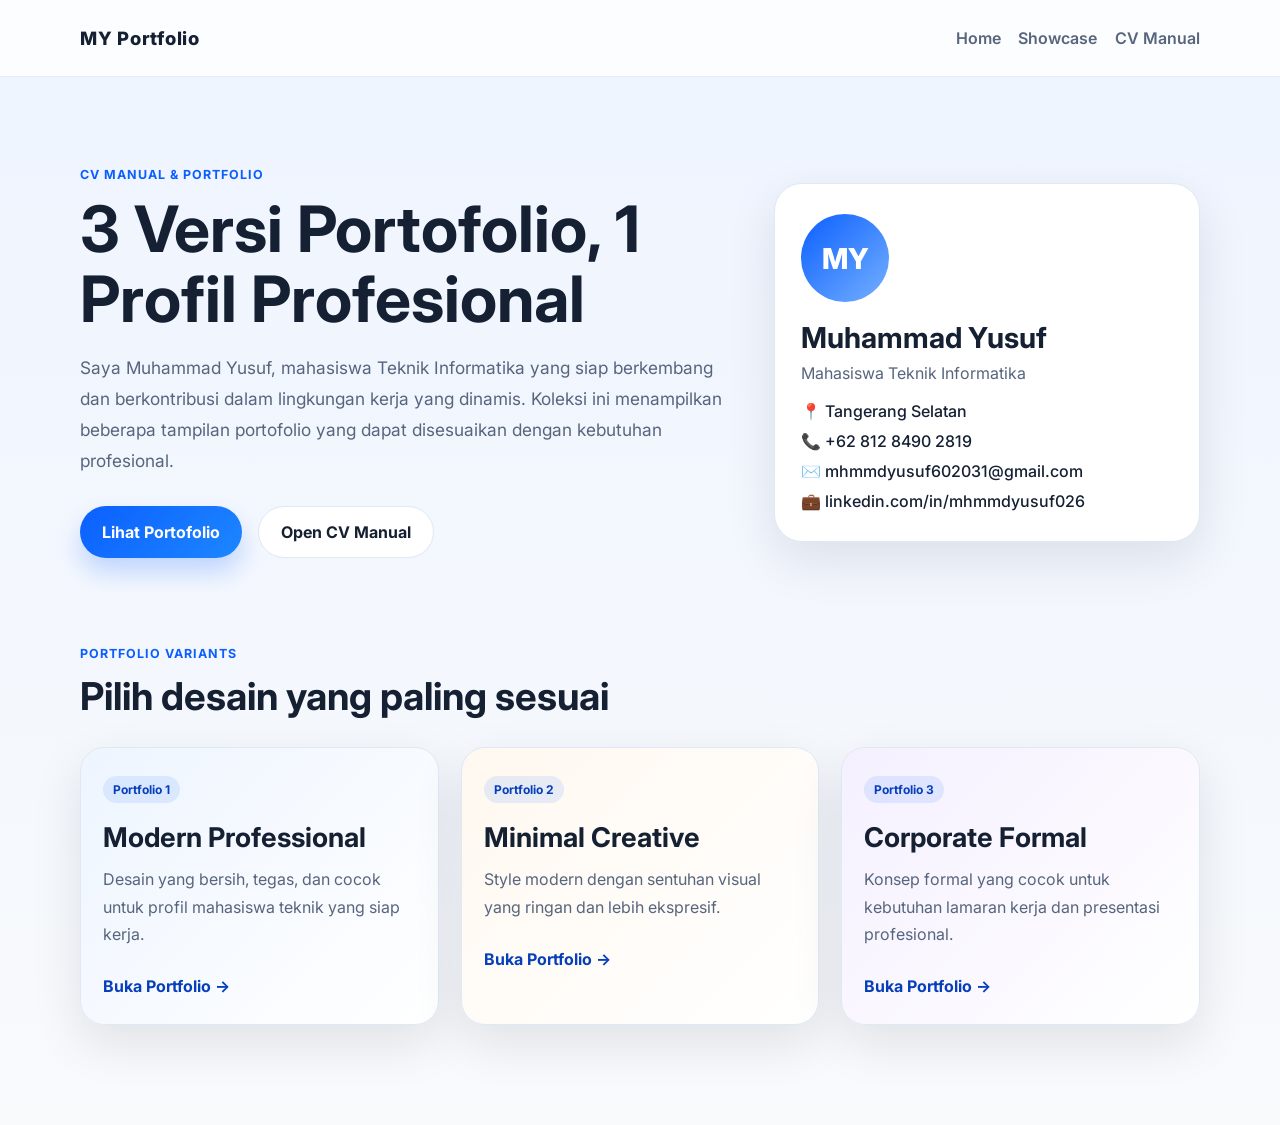
<file: index.html>
<!DOCTYPE html>
<html lang="id">
  <head>
    <meta charset="UTF-8" />
    <meta name="viewport" content="width=device-width, initial-scale=1.0" />
    <title>Portfolio Collection | Muhammad Yusuf</title>
    <link rel="preconnect" href="https://fonts.googleapis.com" />
    <link rel="preconnect" href="https://fonts.gstatic.com" crossorigin />
    <link href="https://fonts.googleapis.com/css2?family=Inter:wght@400;500;600;700;800&display=swap" rel="stylesheet" />
    <link rel="stylesheet" href="styles.css" />
  </head>
  <body>
    <header class="site-header">
      <div class="container nav">
        <div class="brand">MY Portfolio</div>
        <nav>
          <a href="#home">Home</a>
          <a href="#showcase">Showcase</a>
          <a href="cv-manual.html">CV Manual</a>
        </nav>
      </div>
    </header>

    <main id="home">
      <section class="hero">
        <div class="container hero-grid">
          <div>
            <p class="eyebrow">CV Manual & Portfolio</p>
            <h1>3 Versi Portofolio, 1 Profil Profesional</h1>
            <p class="lead">
              Saya Muhammad Yusuf, mahasiswa Teknik Informatika yang siap berkembang dan
              berkontribusi dalam lingkungan kerja yang dinamis. Koleksi ini menampilkan
              beberapa tampilan portofolio yang dapat disesuaikan dengan kebutuhan profesional.
            </p>
            <div class="cta-row">
              <a class="primary" href="#showcase">Lihat Portofolio</a>
              <a class="secondary" href="cv-manual.html">Open CV Manual</a>
            </div>
          </div>

          <div class="profile-card">
            <div class="avatar">MY</div>
            <h2>Muhammad Yusuf</h2>
            <p>Mahasiswa Teknik Informatika</p>
            <ul>
              <li>📍 Tangerang Selatan</li>
              <li>📞 +62 812 8490 2819</li>
              <li>✉️ mhmmdyusuf602031@gmail.com</li>
              <li>💼 linkedin.com/in/mhmmdyusuf026</li>
            </ul>
          </div>
        </div>
      </section>

      <section class="showcase" id="showcase">
        <div class="container">
          <div class="section-heading">
            <p class="eyebrow">Portfolio Variants</p>
            <h2>Pilih desain yang paling sesuai</h2>
          </div>

          <div class="portfolio-grid">
            <a class="portfolio-card card-one" href="portfolios/portfolio-1/index.html">
              <span class="tag">Portfolio 1</span>
              <h3>Modern Professional</h3>
              <p>Desain yang bersih, tegas, dan cocok untuk profil mahasiswa teknik yang siap kerja.</p>
              <span class="link">Buka Portfolio →</span>
            </a>

            <a class="portfolio-card card-two" href="portfolios/portfolio-2/index.html">
              <span class="tag">Portfolio 2</span>
              <h3>Minimal Creative</h3>
              <p>Style modern dengan sentuhan visual yang ringan dan lebih ekspresif.</p>
              <span class="link">Buka Portfolio →</span>
            </a>

            <a class="portfolio-card card-three" href="portfolios/portfolio-3/index.html">
              <span class="tag">Portfolio 3</span>
              <h3>Corporate Formal</h3>
              <p>Konsep formal yang cocok untuk kebutuhan lamaran kerja dan presentasi profesional.</p>
              <span class="link">Buka Portfolio →</span>
            </a>
          </div>
        </div>
      </section>
    </main>
  </body>
</html>
</file>
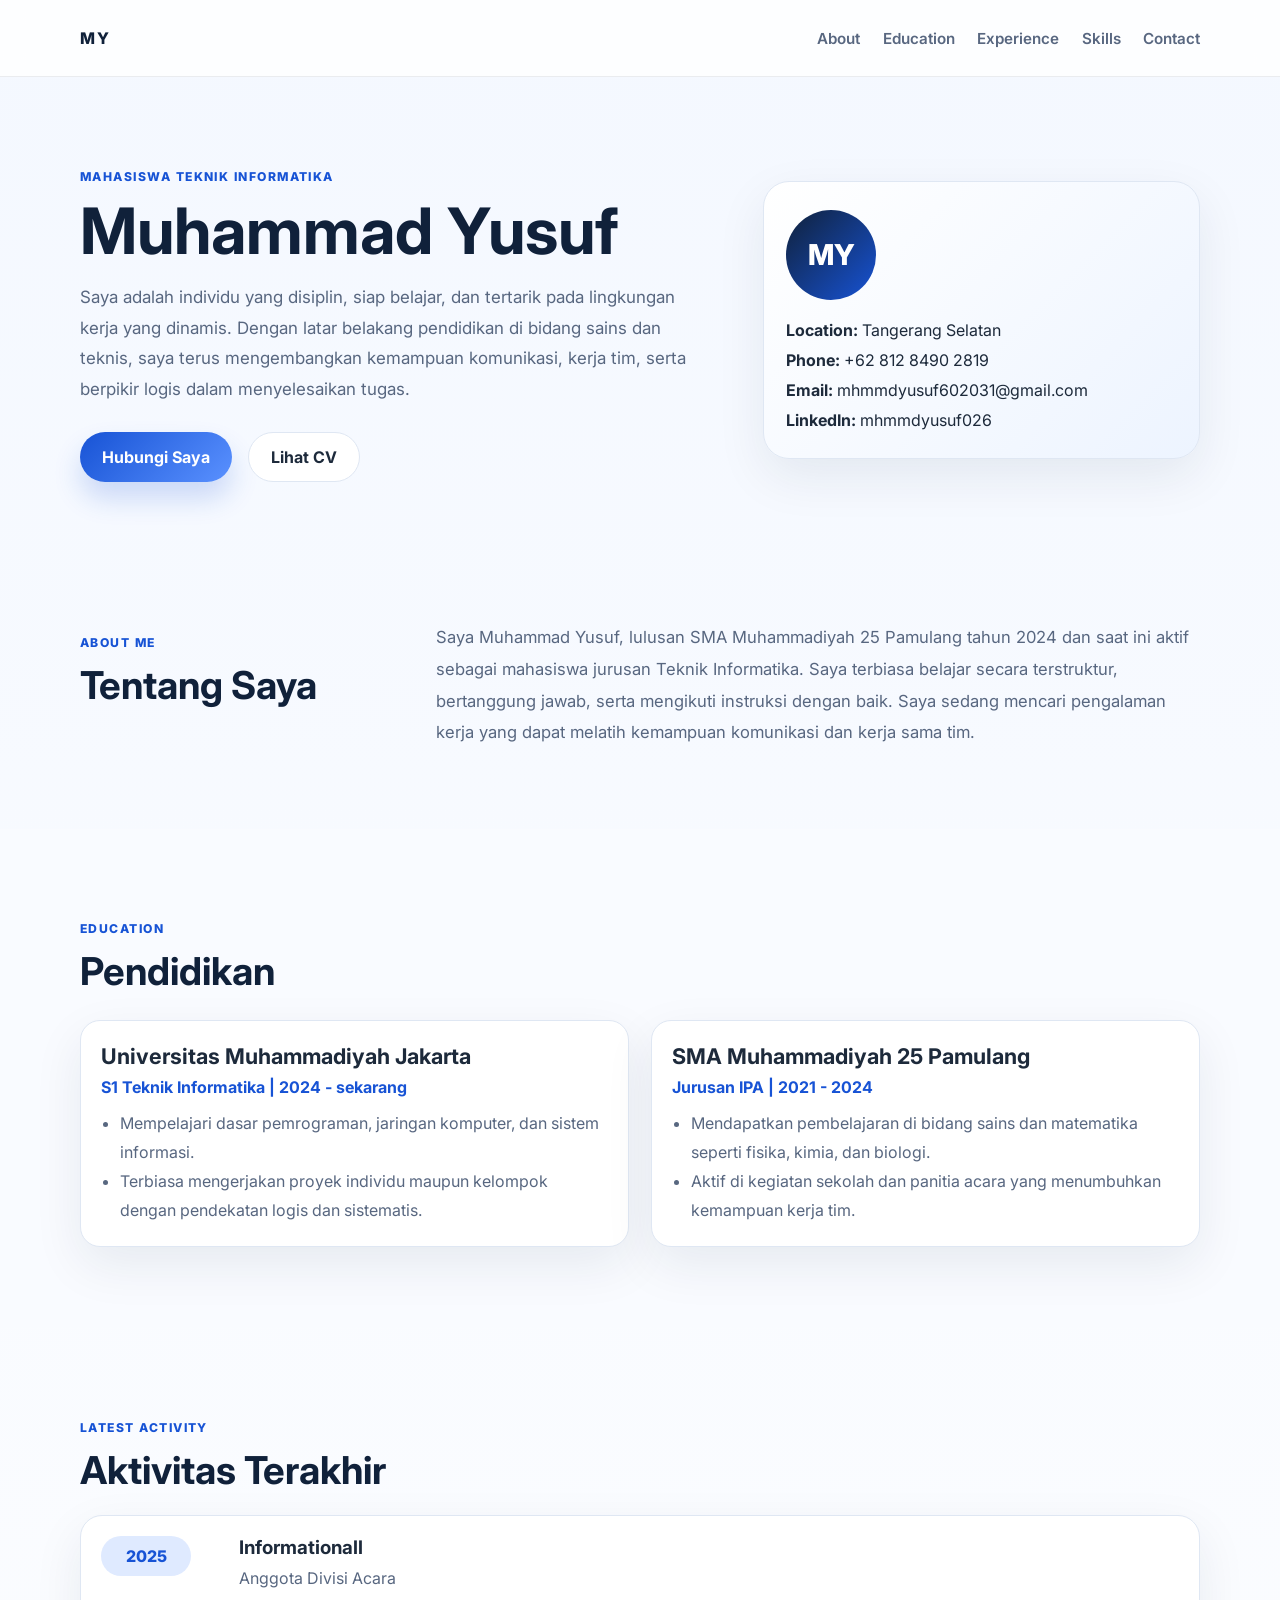
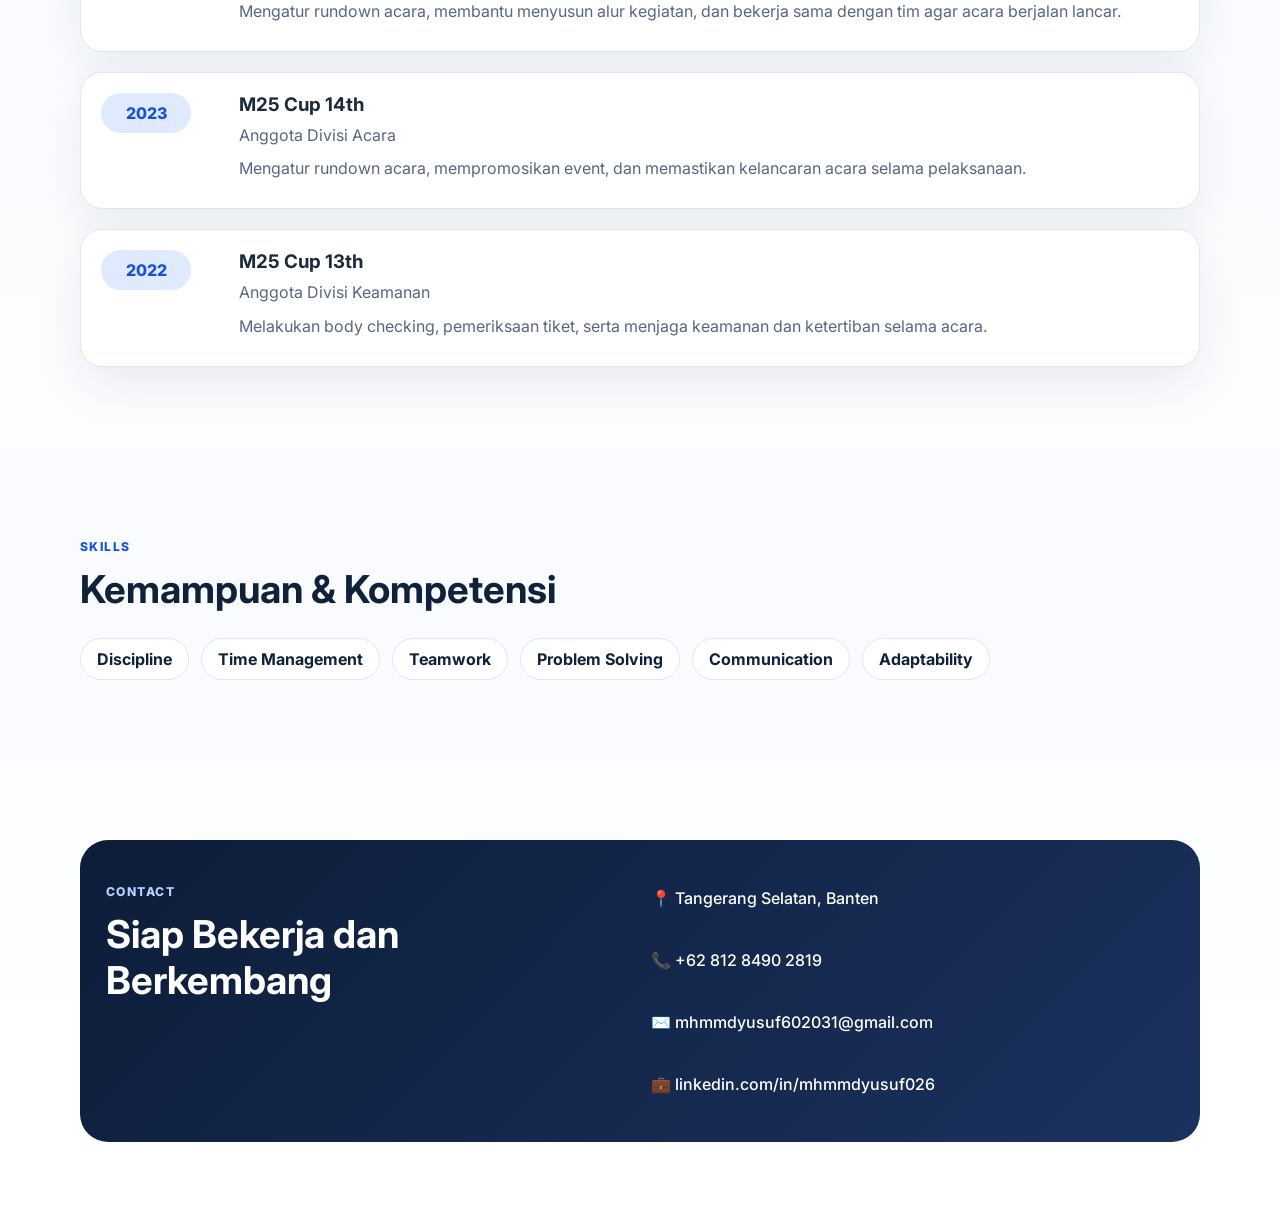
<file: portfolios/portfolio-1/index.html>
<!DOCTYPE html>
<html lang="id">
  <head>
    <meta charset="UTF-8" />
    <meta name="viewport" content="width=device-width, initial-scale=1.0" />
    <title>Portfolio 1 | Muhammad Yusuf</title>
    <link rel="preconnect" href="https://fonts.googleapis.com" />
    <link rel="preconnect" href="https://fonts.gstatic.com" crossorigin />
    <link href="https://fonts.googleapis.com/css2?family=Inter:wght@400;500;600;700;800&display=swap" rel="stylesheet" />
    <link rel="stylesheet" href="styles.css" />
  </head>
  <body>
    <header class="topbar">
      <div class="container nav">
        <div class="brand">MY</div>
        <nav>
          <a href="#about">About</a>
          <a href="#education">Education</a>
          <a href="#experience">Experience</a>
          <a href="#skills">Skills</a>
          <a href="#contact">Contact</a>
        </nav>
      </div>
    </header>

    <main>
      <section class="hero">
        <div class="container hero-grid">
          <div>
            <p class="eyebrow">Mahasiswa Teknik Informatika</p>
            <h1>Muhammad Yusuf</h1>
            <p class="lead">
              Saya adalah individu yang disiplin, siap belajar, dan tertarik pada lingkungan kerja yang dinamis.
              Dengan latar belakang pendidikan di bidang sains dan teknis, saya terus mengembangkan kemampuan komunikasi,
              kerja tim, serta berpikir logis dalam menyelesaikan tugas.
            </p>
            <div class="cta-row">
              <a class="btn primary" href="#contact">Hubungi Saya</a>
              <a class="btn secondary" href="../../cv-manual.md">Lihat CV</a>
            </div>
          </div>

          <div class="profile-box">
            <div class="avatar">MY</div>
            <ul>
              <li><strong>Location:</strong> Tangerang Selatan</li>
              <li><strong>Phone:</strong> +62 812 8490 2819</li>
              <li><strong>Email:</strong> mhmmdyusuf602031@gmail.com</li>
              <li><strong>LinkedIn:</strong> mhmmdyusuf026</li>
            </ul>
          </div>
        </div>
      </section>

      <section class="section" id="about">
        <div class="container two-col">
          <div>
            <p class="section-tag">About Me</p>
            <h2>Tentang Saya</h2>
          </div>
          <p>
            Saya Muhammad Yusuf, lulusan SMA Muhammadiyah 25 Pamulang tahun 2024 dan saat ini aktif sebagai mahasiswa
            jurusan Teknik Informatika. Saya terbiasa belajar secara terstruktur, bertanggung jawab, serta mengikuti instruksi
            dengan baik. Saya sedang mencari pengalaman kerja yang dapat melatih kemampuan komunikasi dan kerja sama tim.
          </p>
        </div>
      </section>

      <section class="section alt" id="education">
        <div class="container">
          <p class="section-tag">Education</p>
          <h2>Pendidikan</h2>
          <div class="card-list">
            <article class="info-card">
              <h3>Universitas Muhammadiyah Jakarta</h3>
              <p class="meta">S1 Teknik Informatika | 2024 - sekarang</p>
              <ul>
                <li>Mempelajari dasar pemrograman, jaringan komputer, dan sistem informasi.</li>
                <li>Terbiasa mengerjakan proyek individu maupun kelompok dengan pendekatan logis dan sistematis.</li>
              </ul>
            </article>
            <article class="info-card">
              <h3>SMA Muhammadiyah 25 Pamulang</h3>
              <p class="meta">Jurusan IPA | 2021 - 2024</p>
              <ul>
                <li>Mendapatkan pembelajaran di bidang sains dan matematika seperti fisika, kimia, dan biologi.</li>
                <li>Aktif di kegiatan sekolah dan panitia acara yang menumbuhkan kemampuan kerja tim.</li>
              </ul>
            </article>
          </div>
        </div>
      </section>

      <section class="section" id="experience">
        <div class="container">
          <p class="section-tag">Latest Activity</p>
          <h2>Aktivitas Terakhir</h2>
          <div class="timeline">
            <article>
              <span class="year">2025</span>
              <div>
                <h3>Informationall</h3>
                <p>Anggota Divisi Acara</p>
                <p>Mengatur rundown acara, membantu menyusun alur kegiatan, dan bekerja sama dengan tim agar acara berjalan lancar.</p>
              </div>
            </article>
            <article>
              <span class="year">2023</span>
              <div>
                <h3>M25 Cup 14th</h3>
                <p>Anggota Divisi Acara</p>
                <p>Mengatur rundown acara, mempromosikan event, dan memastikan kelancaran acara selama pelaksanaan.</p>
              </div>
            </article>
            <article>
              <span class="year">2022</span>
              <div>
                <h3>M25 Cup 13th</h3>
                <p>Anggota Divisi Keamanan</p>
                <p>Melakukan body checking, pemeriksaan tiket, serta menjaga keamanan dan ketertiban selama acara.</p>
              </div>
            </article>
          </div>
        </div>
      </section>

      <section class="section alt" id="skills">
        <div class="container">
          <p class="section-tag">Skills</p>
          <h2>Kemampuan & Kompetensi</h2>
          <div class="skill-tags">
            <span>Discipline</span>
            <span>Time Management</span>
            <span>Teamwork</span>
            <span>Problem Solving</span>
            <span>Communication</span>
            <span>Adaptability</span>
          </div>
        </div>
      </section>

      <section class="section contact" id="contact">
        <div class="container contact-box">
          <div>
            <p class="section-tag">Contact</p>
            <h2>Siap Bekerja dan Berkembang</h2>
          </div>
          <div class="contact-list">
            <p>📍 Tangerang Selatan, Banten</p>
            <p>📞 +62 812 8490 2819</p>
            <p>✉️ mhmmdyusuf602031@gmail.com</p>
            <p>💼 linkedin.com/in/mhmmdyusuf026</p>
          </div>
        </div>
      </section>
    </main>
  </body>
</html>
</file>
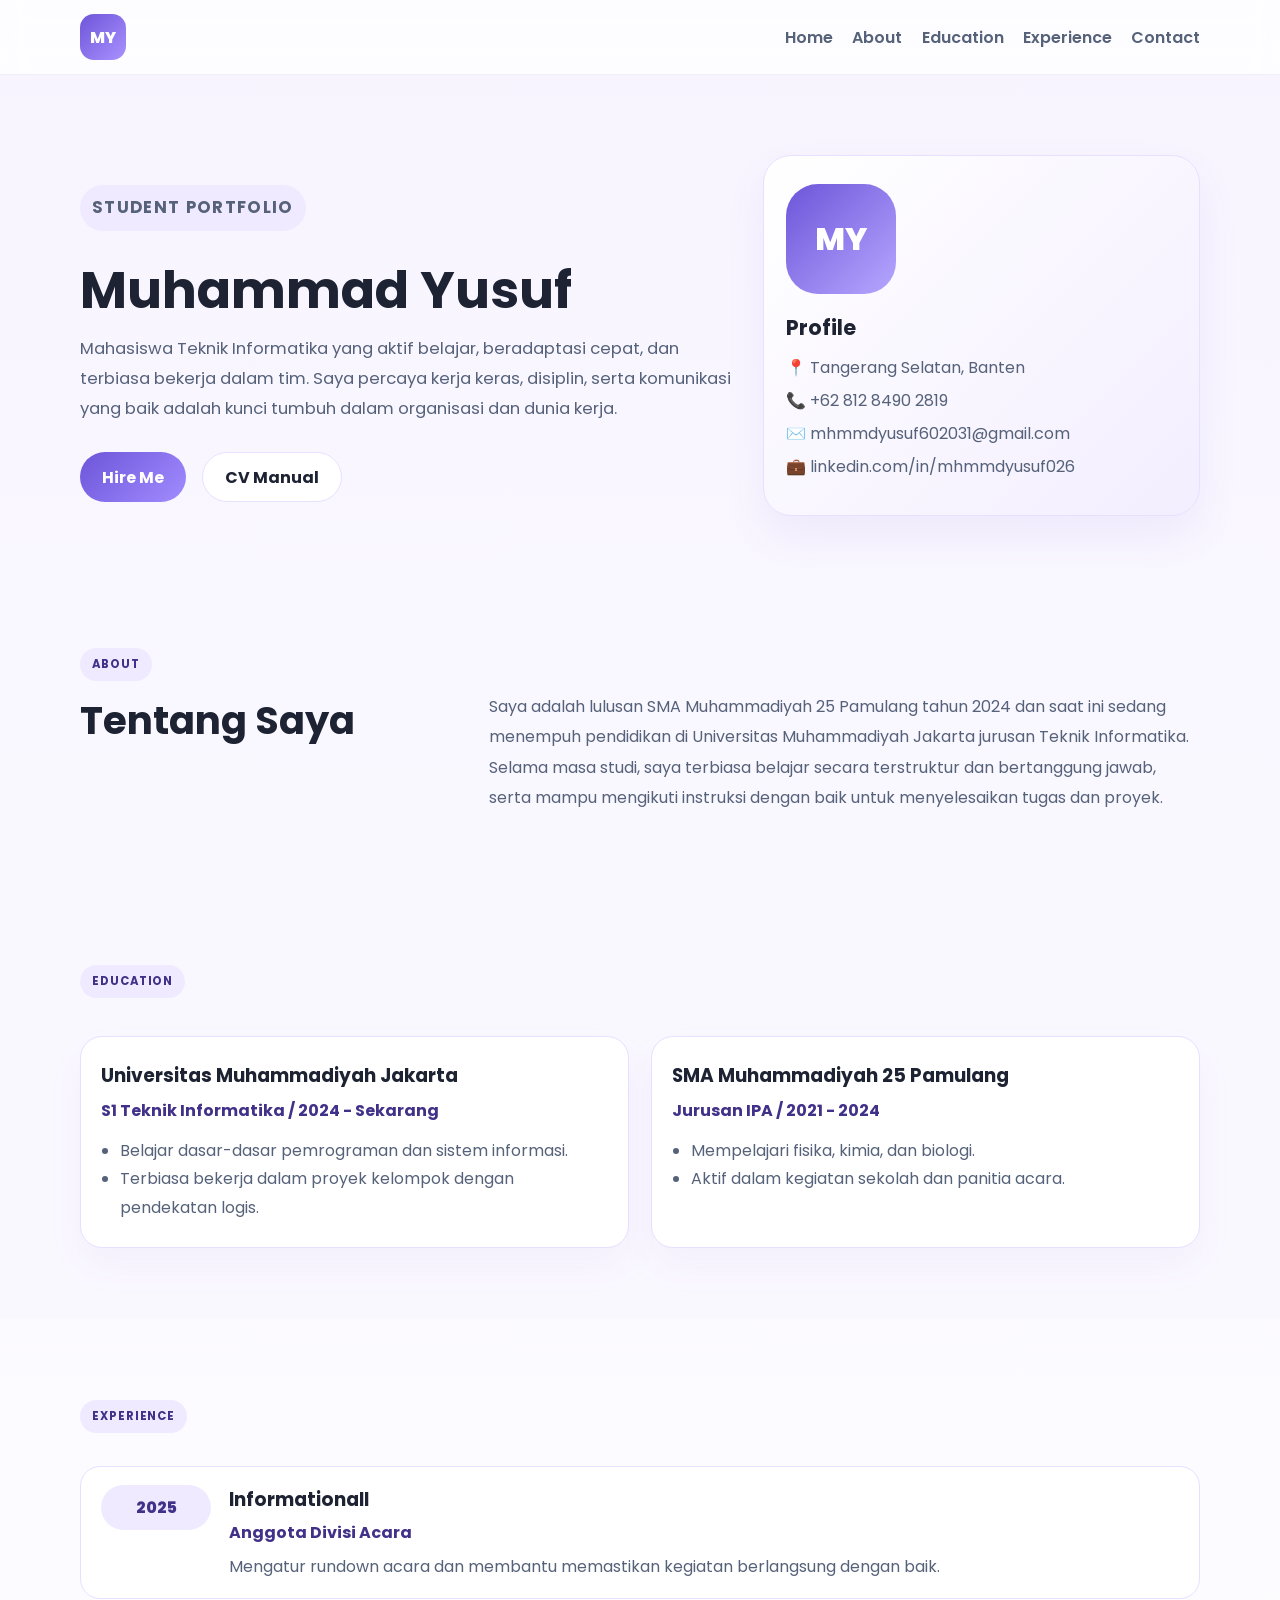
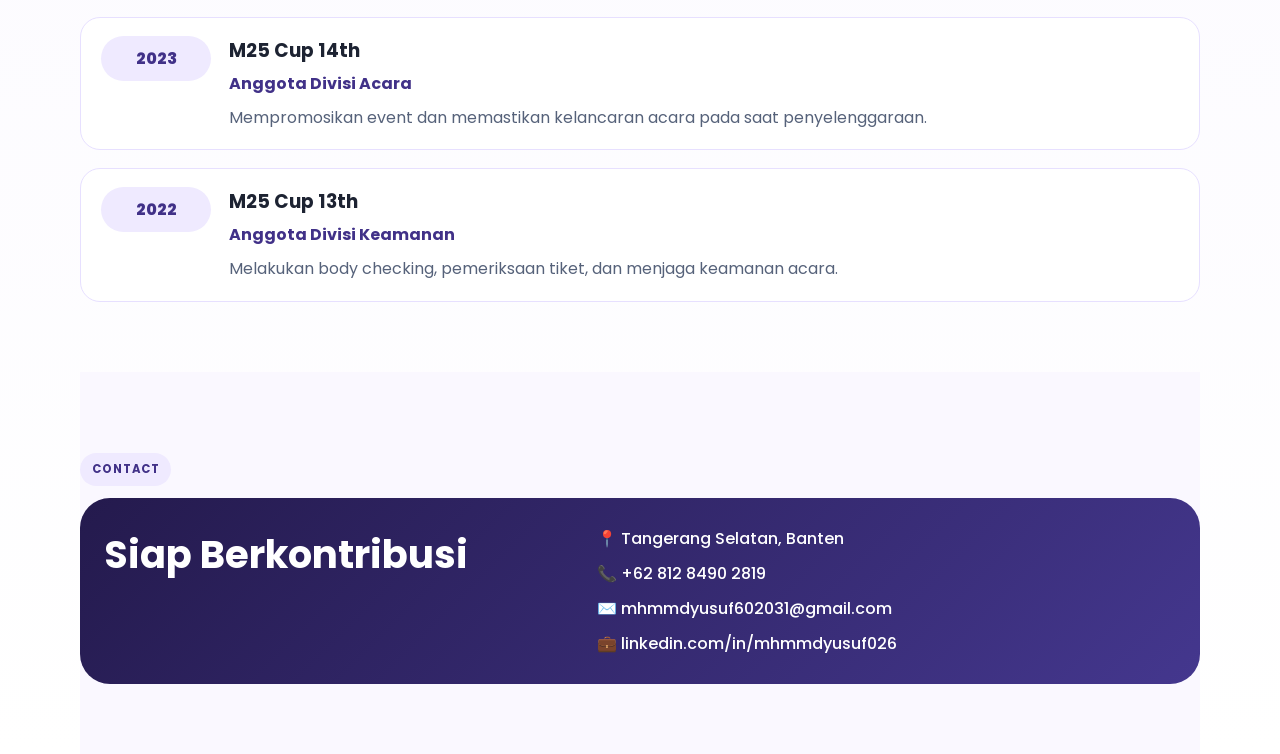
<file: portfolios/portfolio-2/index.html>
<!DOCTYPE html>
<html lang="id">
  <head>
    <meta charset="UTF-8" />
    <meta name="viewport" content="width=device-width, initial-scale=1.0" />
    <title>Portfolio 2 | Muhammad Yusuf</title>
    <link rel="preconnect" href="https://fonts.googleapis.com" />
    <link rel="preconnect" href="https://fonts.gstatic.com" crossorigin />
    <link href="https://fonts.googleapis.com/css2?family=Poppins:wght@400;500;600;700;800&display=swap" rel="stylesheet" />
    <link rel="stylesheet" href="styles.css" />
  </head>
  <body>
    <div class="page-shell">
      <header class="header">
        <div class="container nav">
          <div class="logo">MY</div>
          <nav>
            <a href="#home">Home</a>
            <a href="#about">About</a>
            <a href="#education">Education</a>
            <a href="#experience">Experience</a>
            <a href="#contact">Contact</a>
          </nav>
        </div>
      </header>

      <main id="home">
        <section class="hero container">
          <div class="hero-copy">
            <p class="tag">Student Portfolio</p>
            <h1>Muhammad Yusuf</h1>
            <p>
              Mahasiswa Teknik Informatika yang aktif belajar, beradaptasi cepat, dan terbiasa bekerja dalam tim.
              Saya percaya kerja keras, disiplin, serta komunikasi yang baik adalah kunci tumbuh dalam organisasi dan dunia kerja.
            </p>
            <div class="actions">
              <a href="#contact" class="btn primary">Hire Me</a>
              <a href="../../cv-manual.md" class="btn ghost">CV Manual</a>
            </div>
          </div>

          <div class="profile-panel">
            <div class="portrait">MY</div>
            <div class="info-block">
              <h3>Profile</h3>
              <p>📍 Tangerang Selatan, Banten</p>
              <p>📞 +62 812 8490 2819</p>
              <p>✉️ mhmmdyusuf602031@gmail.com</p>
              <p>💼 linkedin.com/in/mhmmdyusuf026</p>
            </div>
          </div>
        </section>

        <section class="section container" id="about">
          <p class="section-title">About</p>
          <div class="about-grid">
            <h2>Tentang Saya</h2>
            <p>
              Saya adalah lulusan SMA Muhammadiyah 25 Pamulang tahun 2024 dan saat ini sedang menempuh pendidikan di
              Universitas Muhammadiyah Jakarta jurusan Teknik Informatika. Selama masa studi, saya terbiasa belajar secara
              terstruktur dan bertanggung jawab, serta mampu mengikuti instruksi dengan baik untuk menyelesaikan tugas dan proyek.
            </p>
          </div>
        </section>

        <section class="section alt" id="education">
          <div class="container">
            <p class="section-title">Education</p>
            <div class="cards">
              <article class="card">
                <h3>Universitas Muhammadiyah Jakarta</h3>
                <p class="meta">S1 Teknik Informatika / 2024 - Sekarang</p>
                <ul>
                  <li>Belajar dasar-dasar pemrograman dan sistem informasi.</li>
                  <li>Terbiasa bekerja dalam proyek kelompok dengan pendekatan logis.</li>
                </ul>
              </article>
              <article class="card">
                <h3>SMA Muhammadiyah 25 Pamulang</h3>
                <p class="meta">Jurusan IPA / 2021 - 2024</p>
                <ul>
                  <li>Mempelajari fisika, kimia, dan biologi.</li>
                  <li>Aktif dalam kegiatan sekolah dan panitia acara.</li>
                </ul>
              </article>
            </div>
          </div>
        </section>

        <section class="section container" id="experience">
          <p class="section-title">Experience</p>
          <div class="timeline">
            <article>
              <div class="time">2025</div>
              <div>
                <h3>Informationall</h3>
                <p class="role">Anggota Divisi Acara</p>
                <p>Mengatur rundown acara dan membantu memastikan kegiatan berlangsung dengan baik.</p>
              </div>
            </article>
            <article>
              <div class="time">2023</div>
              <div>
                <h3>M25 Cup 14th</h3>
                <p class="role">Anggota Divisi Acara</p>
                <p>Mempromosikan event dan memastikan kelancaran acara pada saat penyelenggaraan.</p>
              </div>
            </article>
            <article>
              <div class="time">2022</div>
              <div>
                <h3>M25 Cup 13th</h3>
                <p class="role">Anggota Divisi Keamanan</p>
                <p>Melakukan body checking, pemeriksaan tiket, dan menjaga keamanan acara.</p>
              </div>
            </article>
          </div>
        </section>

        <section class="section alt container" id="contact">
          <p class="section-title">Contact</p>
          <div class="contact-box">
            <div>
              <h2>Siap Berkontribusi</h2>
            </div>
            <div class="contact-list">
              <p>📍 Tangerang Selatan, Banten</p>
              <p>📞 +62 812 8490 2819</p>
              <p>✉️ mhmmdyusuf602031@gmail.com</p>
              <p>💼 linkedin.com/in/mhmmdyusuf026</p>
            </div>
          </div>
        </section>
      </main>
    </div>
  </body>
</html>
</file>
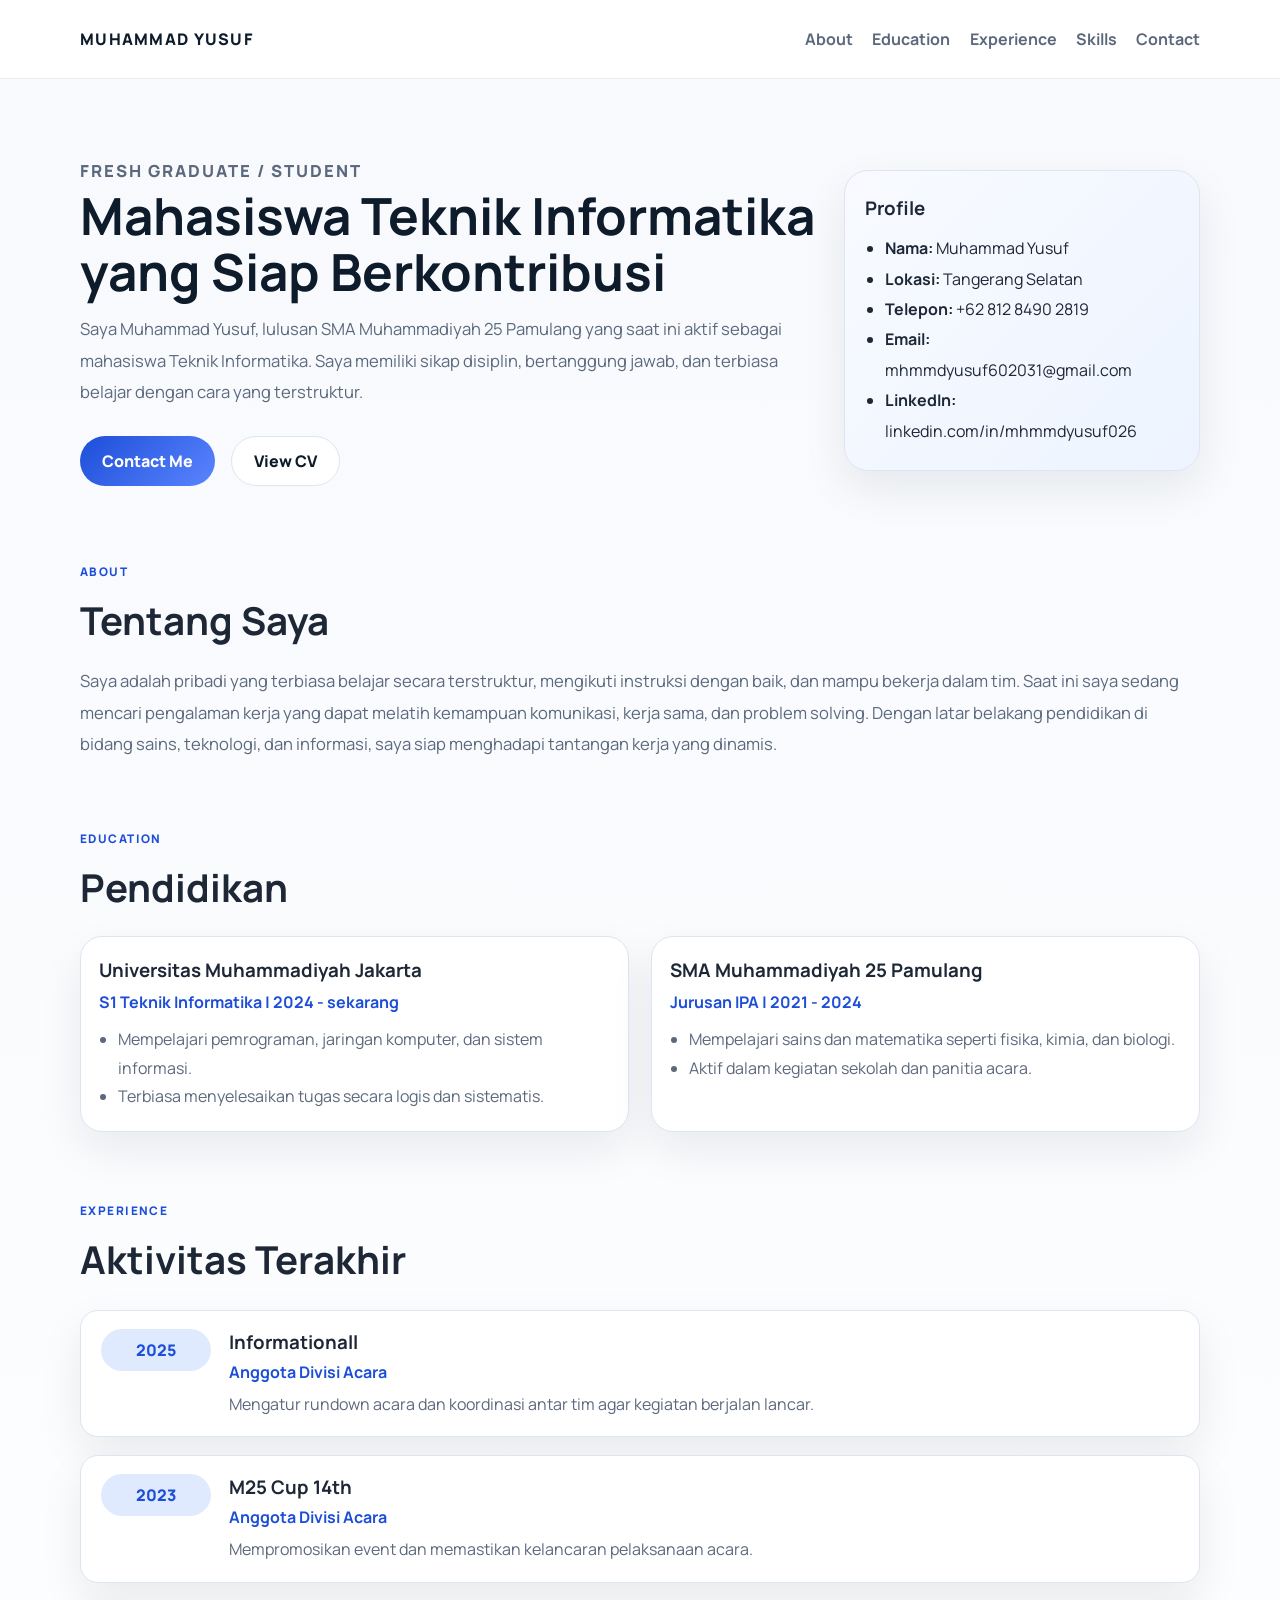
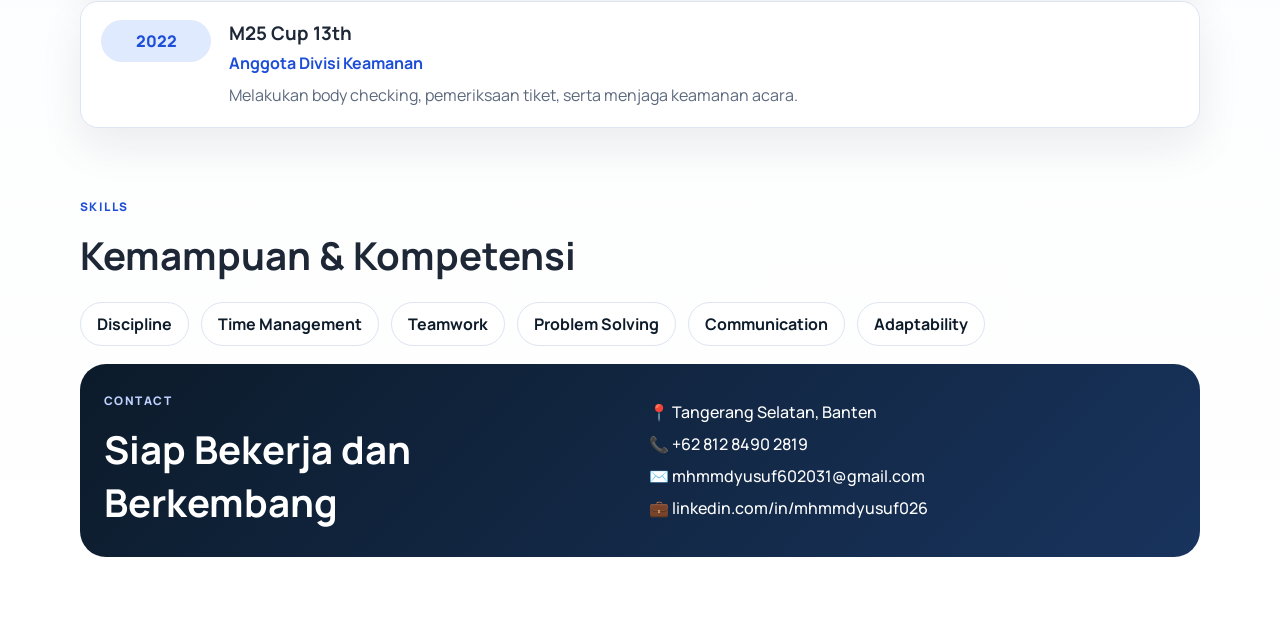
<file: portfolios/portfolio-3/index.html>
<!DOCTYPE html>
<html lang="id">
  <head>
    <meta charset="UTF-8" />
    <meta name="viewport" content="width=device-width, initial-scale=1.0" />
    <title>Portfolio 3 | Muhammad Yusuf</title>
    <link rel="preconnect" href="https://fonts.googleapis.com" />
    <link rel="preconnect" href="https://fonts.gstatic.com" crossorigin />
    <link href="https://fonts.googleapis.com/css2?family=Manrope:wght@400;500;600;700;800&display=swap" rel="stylesheet" />
    <link rel="stylesheet" href="styles.css" />
  </head>
  <body>
    <header class="header">
      <div class="container nav">
        <div class="brand">MUHAMMAD YUSUF</div>
        <nav>
          <a href="#about">About</a>
          <a href="#education">Education</a>
          <a href="#experience">Experience</a>
          <a href="#skills">Skills</a>
          <a href="#contact">Contact</a>
        </nav>
      </div>
    </header>

    <main class="container page">
      <section class="hero">
        <div class="hero-copy">
          <p class="eyebrow">Fresh Graduate / Student</p>
          <h1>Mahasiswa Teknik Informatika yang Siap Berkontribusi</h1>
          <p>
            Saya Muhammad Yusuf, lulusan SMA Muhammadiyah 25 Pamulang yang saat ini aktif sebagai mahasiswa
            Teknik Informatika. Saya memiliki sikap disiplin, bertanggung jawab, dan terbiasa belajar dengan cara yang terstruktur.
          </p>
          <div class="actions">
            <a class="btn primary" href="#contact">Contact Me</a>
            <a class="btn secondary" href="../../cv-manual.md">View CV</a>
          </div>
        </div>

        <aside class="side-panel">
          <div class="mini-card">
            <h3>Profile</h3>
            <ul>
              <li><strong>Nama:</strong> Muhammad Yusuf</li>
              <li><strong>Lokasi:</strong> Tangerang Selatan</li>
              <li><strong>Telepon:</strong> +62 812 8490 2819</li>
              <li><strong>Email:</strong> mhmmdyusuf602031@gmail.com</li>
              <li><strong>LinkedIn:</strong> linkedin.com/in/mhmmdyusuf026</li>
            </ul>
          </div>
        </aside>
      </section>

      <section id="about" class="section">
        <div class="section-heading">
          <p class="eyebrow">About</p>
          <h2>Tentang Saya</h2>
        </div>
        <p class="paragraph">
          Saya adalah pribadi yang terbiasa belajar secara terstruktur, mengikuti instruksi dengan baik, dan mampu bekerja dalam tim.
          Saat ini saya sedang mencari pengalaman kerja yang dapat melatih kemampuan komunikasi, kerja sama, dan problem solving.
          Dengan latar belakang pendidikan di bidang sains, teknologi, dan informasi, saya siap menghadapi tantangan kerja yang dinamis.
        </p>
      </section>

      <section id="education" class="section">
        <div class="section-heading">
          <p class="eyebrow">Education</p>
          <h2>Pendidikan</h2>
        </div>
        <div class="card-grid">
          <article class="card">
            <h3>Universitas Muhammadiyah Jakarta</h3>
            <p class="meta">S1 Teknik Informatika | 2024 - sekarang</p>
            <ul>
              <li>Mempelajari pemrograman, jaringan komputer, dan sistem informasi.</li>
              <li>Terbiasa menyelesaikan tugas secara logis dan sistematis.</li>
            </ul>
          </article>
          <article class="card">
            <h3>SMA Muhammadiyah 25 Pamulang</h3>
            <p class="meta">Jurusan IPA | 2021 - 2024</p>
            <ul>
              <li>Mempelajari sains dan matematika seperti fisika, kimia, dan biologi.</li>
              <li>Aktif dalam kegiatan sekolah dan panitia acara.</li>
            </ul>
          </article>
        </div>
      </section>

      <section id="experience" class="section">
        <div class="section-heading">
          <p class="eyebrow">Experience</p>
          <h2>Aktivitas Terakhir</h2>
        </div>
        <div class="timeline">
          <article>
            <span class="year">2025</span>
            <div>
              <h3>Informationall</h3>
              <p class="role">Anggota Divisi Acara</p>
              <p>Mengatur rundown acara dan koordinasi antar tim agar kegiatan berjalan lancar.</p>
            </div>
          </article>
          <article>
            <span class="year">2023</span>
            <div>
              <h3>M25 Cup 14th</h3>
              <p class="role">Anggota Divisi Acara</p>
              <p>Mempromosikan event dan memastikan kelancaran pelaksanaan acara.</p>
            </div>
          </article>
          <article>
            <span class="year">2022</span>
            <div>
              <h3>M25 Cup 13th</h3>
              <p class="role">Anggota Divisi Keamanan</p>
              <p>Melakukan body checking, pemeriksaan tiket, serta menjaga keamanan acara.</p>
            </div>
          </article>
        </div>
      </section>

      <section id="skills" class="section">
        <div class="section-heading">
          <p class="eyebrow">Skills</p>
          <h2>Kemampuan & Kompetensi</h2>
        </div>
        <div class="skill-list">
          <span>Discipline</span>
          <span>Time Management</span>
          <span>Teamwork</span>
          <span>Problem Solving</span>
          <span>Communication</span>
          <span>Adaptability</span>
        </div>
      </section>

      <section id="contact" class="section contact-box">
        <div>
          <p class="eyebrow light">Contact</p>
          <h2>Siap Bekerja dan Berkembang</h2>
        </div>
        <div class="contact-list">
          <p>📍 Tangerang Selatan, Banten</p>
          <p>📞 +62 812 8490 2819</p>
          <p>✉️ mhmmdyusuf602031@gmail.com</p>
          <p>💼 linkedin.com/in/mhmmdyusuf026</p>
        </div>
      </section>
    </main>
  </body>
</html>
</file>
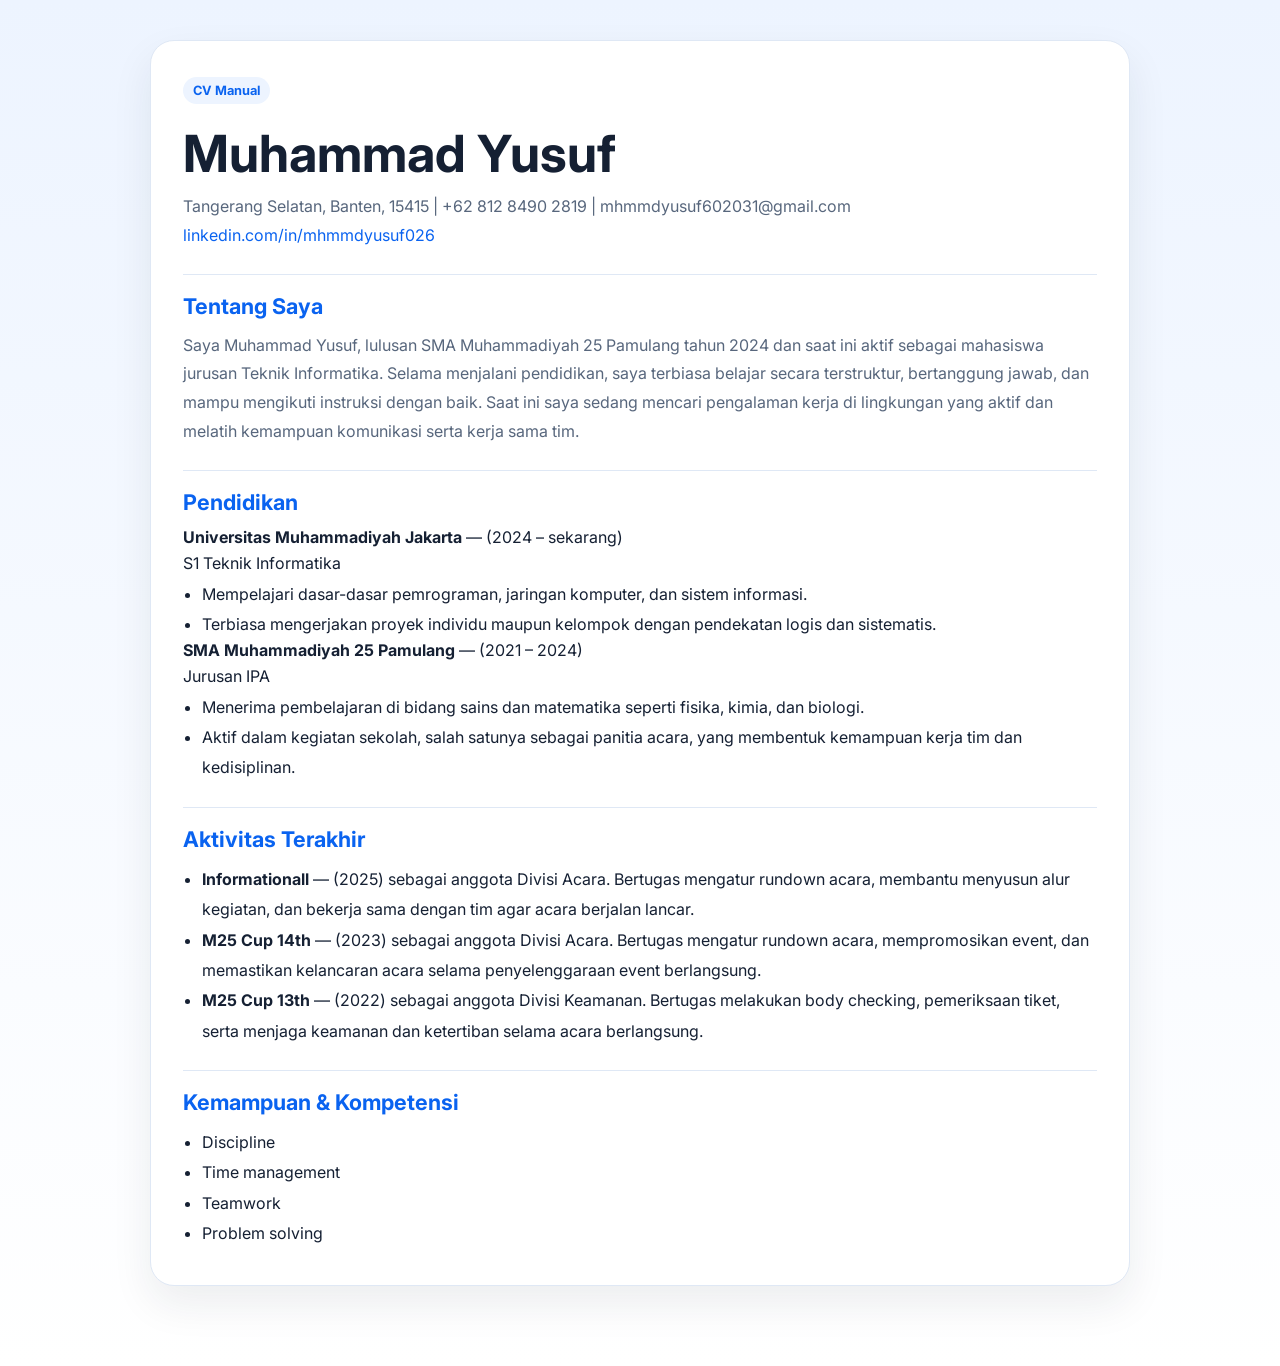
<file: cv-manual.html>
<!DOCTYPE html>
<html lang="id">
  <head>
    <meta charset="UTF-8" />
    <meta name="viewport" content="width=device-width, initial-scale=1.0" />
    <title>CV Manual | Muhammad Yusuf</title>
    <link rel="preconnect" href="https://fonts.googleapis.com" />
    <link rel="preconnect" href="https://fonts.gstatic.com" crossorigin />
    <link href="https://fonts.googleapis.com/css2?family=Inter:wght@400;500;600;700;800&display=swap" rel="stylesheet" />
    <style>
      :root {
        --bg: #f4f7fb;
        --panel: #ffffff;
        --primary: #0a63f0;
        --dark: #152033;
        --muted: #58677d;
        --line: #dfe8f5;
      }
      * { box-sizing: border-box; }
      body {
        margin: 0;
        font-family: "Inter", sans-serif;
        background: linear-gradient(180deg, #edf4ff 0%, #ffffff 100%);
        color: var(--dark);
      }
      .container {
        width: min(980px, calc(100% - 28px));
        margin: 0 auto;
      }
      .page {
        padding: 40px 0 80px;
      }
      .sheet {
        background: var(--panel);
        border: 1px solid var(--line);
        border-radius: 24px;
        box-shadow: 0 18px 40px rgba(21, 32, 51, 0.08);
        padding: 36px 32px;
      }
      h1 {
        margin: 0 0 8px;
        font-size: clamp(2.1rem, 4vw, 3.2rem);
      }
      .meta {
        color: var(--muted);
        line-height: 1.8;
        margin: 0 0 20px;
      }
      h2 {
        margin: 0 0 12px;
        font-size: 1.35rem;
        color: var(--primary);
      }
      .section {
        margin-top: 24px;
        padding-top: 18px;
        border-top: 1px solid var(--line);
      }
      .list {
        margin: 0;
        padding-left: 1.2rem;
        color: var(--dark);
        line-height: 1.9;
      }
      .row {
        margin-bottom: 6px;
      }
      .row strong { color: var(--dark); }
      .badge {
        display: inline-block;
        padding: 6px 10px;
        border-radius: 999px;
        background: #edf4ff;
        color: var(--primary);
        font-weight: 700;
        font-size: 0.8rem;
        margin-bottom: 18px;
      }
      .link {
        color: var(--primary);
        text-decoration: none;
      }
      @media (max-width: 640px) {
        .sheet { padding: 24px 18px; }
      }
    </style>
  </head>
  <body>
    <div class="container page">
      <div class="sheet">
        <div class="badge">CV Manual</div>
        <h1>Muhammad Yusuf</h1>
        <p class="meta">
          Tangerang Selatan, Banten, 15415 | +62 812 8490 2819 | mhmmdyusuf602031@gmail.com<br />
          <a class="link" href="https://www.linkedin.com/in/mhmmdyusuf026" target="_blank" rel="noopener">linkedin.com/in/mhmmdyusuf026</a>
        </p>

        <div class="section">
          <h2>Tentang Saya</h2>
          <p class="meta">
            Saya Muhammad Yusuf, lulusan SMA Muhammadiyah 25 Pamulang tahun 2024 dan saat ini aktif sebagai mahasiswa jurusan Teknik Informatika.
            Selama menjalani pendidikan, saya terbiasa belajar secara terstruktur, bertanggung jawab, dan mampu mengikuti instruksi dengan baik.
            Saat ini saya sedang mencari pengalaman kerja di lingkungan yang aktif dan melatih kemampuan komunikasi serta kerja sama tim.
          </p>
        </div>

        <div class="section">
          <h2>Pendidikan</h2>
          <div class="row"><strong>Universitas Muhammadiyah Jakarta</strong> — (2024 – sekarang)</div>
          <div class="row">S1 Teknik Informatika</div>
          <ul class="list">
            <li>Mempelajari dasar-dasar pemrograman, jaringan komputer, dan sistem informasi.</li>
            <li>Terbiasa mengerjakan proyek individu maupun kelompok dengan pendekatan logis dan sistematis.</li>
          </ul>

          <div class="row"><strong>SMA Muhammadiyah 25 Pamulang</strong> — (2021 – 2024)</div>
          <div class="row">Jurusan IPA</div>
          <ul class="list">
            <li>Menerima pembelajaran di bidang sains dan matematika seperti fisika, kimia, dan biologi.</li>
            <li>Aktif dalam kegiatan sekolah, salah satunya sebagai panitia acara, yang membentuk kemampuan kerja tim dan kedisiplinan.</li>
          </ul>
        </div>

        <div class="section">
          <h2>Aktivitas Terakhir</h2>
          <ul class="list">
            <li><strong>Informationall</strong> — (2025) sebagai anggota Divisi Acara. Bertugas mengatur rundown acara, membantu menyusun alur kegiatan, dan bekerja sama dengan tim agar acara berjalan lancar.</li>
            <li><strong>M25 Cup 14th</strong> — (2023) sebagai anggota Divisi Acara. Bertugas mengatur rundown acara, mempromosikan event, dan memastikan kelancaran acara selama penyelenggaraan event berlangsung.</li>
            <li><strong>M25 Cup 13th</strong> — (2022) sebagai anggota Divisi Keamanan. Bertugas melakukan body checking, pemeriksaan tiket, serta menjaga keamanan dan ketertiban selama acara berlangsung.</li>
          </ul>
        </div>

        <div class="section">
          <h2>Kemampuan & Kompetensi</h2>
          <ul class="list">
            <li>Discipline</li>
            <li>Time management</li>
            <li>Teamwork</li>
            <li>Problem solving</li>
          </ul>
        </div>
      </div>
    </div>
  </body>
</html>
</file>
<file: styles.css>
:root {
  --bg: #f4f7fb;
  --panel: #ffffff;
  --primary: #0b5fff;
  --primary-dark: #073fbb;
  --text: #152033;
  --muted: #57657d;
  --line: #dfe8f5;
  --shadow: 0 18px 50px rgba(15, 23, 42, 0.1);
}

* { box-sizing: border-box; }
html { scroll-behavior: smooth; }
body {
  margin: 0;
  font-family: "Inter", sans-serif;
  background: linear-gradient(180deg, #eef4ff 0%, #f8fafc 100%);
  color: var(--text);
}

a { text-decoration: none; }
.container {
  width: min(1120px, calc(100% - 32px));
  margin: 0 auto;
}

.site-header {
  position: sticky;
  top: 0;
  z-index: 10;
  backdrop-filter: blur(10px);
  background: rgba(255, 255, 255, 0.8);
  border-bottom: 1px solid rgba(116, 140, 177, 0.15);
}

.nav {
  display: flex;
  align-items: center;
  justify-content: space-between;
  min-height: 76px;
}

.brand {
  font-size: 1.15rem;
  font-weight: 800;
  letter-spacing: 0.04em;
}

nav {
  display: flex;
  gap: 1.1rem;
}

nav a {
  color: var(--muted);
  font-weight: 600;
}

.hero {
  padding: 90px 0 40px;
}

.hero-grid {
  display: grid;
  grid-template-columns: 1.4fr 0.9fr;
  gap: 32px;
  align-items: center;
}

.eyebrow {
  margin: 0 0 12px;
  color: var(--primary);
  font-weight: 700;
  text-transform: uppercase;
  letter-spacing: 0.08em;
  font-size: 0.78rem;
}

h1 {
  font-size: clamp(2.3rem, 5vw, 4.2rem);
  line-height: 1.1;
  margin: 0 0 16px;
}

.lead {
  color: var(--muted);
  font-size: 1.08rem;
  line-height: 1.8;
  max-width: 650px;
}

.cta-row {
  margin-top: 30px;
  display: flex;
  gap: 16px;
  flex-wrap: wrap;
}

.primary, .secondary {
  display: inline-flex;
  align-items: center;
  justify-content: center;
  min-height: 52px;
  padding: 0 22px;
  border-radius: 999px;
  font-weight: 700;
  transition: transform 0.2s ease, box-shadow 0.2s ease;
}

.primary {
  background: linear-gradient(135deg, var(--primary) 0%, #1d87ff 100%);
  color: white;
  box-shadow: 0 14px 25px rgba(11, 95, 255, 0.22);
}

.secondary {
  background: white;
  color: var(--text);
  border: 1px solid var(--line);
}

.primary:hover, .secondary:hover, .portfolio-card:hover {
  transform: translateY(-2px);
}

.profile-card {
  background: var(--panel);
  border: 1px solid var(--line);
  border-radius: 28px;
  padding: 30px 26px;
  box-shadow: var(--shadow);
}

.avatar {
  width: 88px;
  height: 88px;
  border-radius: 50%;
  background: linear-gradient(135deg, #0b5fff 0%, #75b0ff 100%);
  color: white;
  display: grid;
  place-items: center;
  font-size: 1.8rem;
  font-weight: 800;
  margin-bottom: 18px;
}

.profile-card h2 {
  margin: 0 0 8px;
  font-size: 1.8rem;
}

.profile-card p {
  margin: 0;
  color: var(--muted);
}

.profile-card ul {
  list-style: none;
  margin: 18px 0 0;
  padding: 0;
  display: grid;
  gap: 10px;
  color: var(--text);
  font-weight: 500;
}

.showcase {
  padding: 48px 0 100px;
}

.section-heading {
  margin-bottom: 28px;
}

.section-heading h2 {
  margin: 0;
  font-size: clamp(1.8rem, 3vw, 2.8rem);
}

.portfolio-grid {
  display: grid;
  grid-template-columns: repeat(3, minmax(0, 1fr));
  gap: 22px;
}

.portfolio-card {
  display: block;
  background: var(--panel);
  border: 1px solid var(--line);
  border-radius: 24px;
  padding: 28px 22px;
  box-shadow: var(--shadow);
  color: var(--text);
  min-height: 260px;
  position: relative;
  overflow: hidden;
}

.portfolio-card::after {
  content: "";
  position: absolute;
  inset: auto -80px -80px auto;
  width: 190px;
  height: 190px;
  border-radius: 50%;
  opacity: 0.18;
  background: linear-gradient(135deg, #fff 0%, rgba(255,255,255,0) 100%);
}

.card-one { background: linear-gradient(135deg, #eef5ff 0%, #ffffff 100%); }
.card-two { background: linear-gradient(135deg, #fff8f0 0%, #ffffff 100%); }
.card-three { background: linear-gradient(135deg, #f5f0ff 0%, #ffffff 100%); }

.tag {
  display: inline-block;
  padding: 6px 10px;
  border-radius: 999px;
  background: rgba(11, 95, 255, 0.1);
  color: var(--primary-dark);
  font-weight: 700;
  font-size: 0.75rem;
}

.portfolio-card h3 {
  font-size: 1.7rem;
  margin: 18px 0 12px;
}

.portfolio-card p {
  color: var(--muted);
  line-height: 1.7;
  margin: 0 0 28px;
}

.link {
  font-weight: 700;
  color: var(--primary-dark);
}

@media (max-width: 820px) {
  nav {
    display: none;
  }

  .hero-grid,
  .portfolio-grid {
    grid-template-columns: 1fr;
  }

  .hero {
    padding-top: 60px;
  }
}
</file>
<file: portfolios/portfolio-1/styles.css>
:root {
  --bg: #f5f8ff;
  --panel: #ffffff;
  --navy: #10213a;
  --primary: #1753d5;
  --primary-soft: #dfeaff;
  --text: #1d2a3b;
  --muted: #586780;
  --line: #dfe7f3;
  --shadow: 0 18px 50px rgba(16, 33, 58, 0.08);
}

* { box-sizing: border-box; }
html { scroll-behavior: smooth; }
body {
  margin: 0;
  font-family: "Inter", sans-serif;
  background: linear-gradient(180deg, #f4f8ff 0%, #ffffff 100%);
  color: var(--text);
}

a { text-decoration: none; }
.container {
  width: min(1120px, calc(100% - 32px));
  margin: 0 auto;
}

.topbar {
  position: sticky;
  top: 0;
  background: rgba(255,255,255,0.82);
  backdrop-filter: blur(12px);
  border-bottom: 1px solid rgba(16, 33, 58, 0.08);
  z-index: 10;
}

.nav {
  display: flex;
  justify-content: space-between;
  align-items: center;
  min-height: 76px;
}

.brand {
  font-weight: 800;
  letter-spacing: 0.12em;
  color: var(--navy);
}

nav {
  display: flex;
  gap: 1.4rem;
  flex-wrap: wrap;
}

nav a {
  font-size: 0.95rem;
  color: var(--muted);
  font-weight: 600;
}

.hero {
  padding: 80px 0 60px;
}

.hero-grid {
  display: grid;
  grid-template-columns: 1.2fr 0.8fr;
  gap: 28px;
  align-items: center;
}

.eyebrow, .section-tag {
  text-transform: uppercase;
  letter-spacing: 0.12em;
  font-size: 0.76rem;
  color: var(--primary);
  font-weight: 800;
}

h1 {
  font-size: clamp(2.4rem, 5vw, 4rem);
  line-height: 1.08;
  margin: 12px 0 16px;
  color: var(--navy);
}

.lead {
  color: var(--muted);
  line-height: 1.8;
  font-size: 1.06rem;
  max-width: 620px;
}

.cta-row {
  display: flex;
  gap: 16px;
  flex-wrap: wrap;
  margin-top: 28px;
}

.btn {
  display: inline-flex;
  align-items: center;
  justify-content: center;
  min-height: 50px;
  padding: 0 22px;
  border-radius: 999px;
  font-weight: 700;
  transition: transform 0.2s ease;
}

.btn.primary {
  background: linear-gradient(135deg, var(--primary) 0%, #5a91ff 100%);
  color: white;
  box-shadow: 0 16px 28px rgba(23, 83, 213, 0.2);
}

.btn.secondary {
  background: white;
  border: 1px solid var(--line);
  color: var(--text);
}

.btn:hover {
  transform: translateY(-2px);
}

.profile-box {
  background: linear-gradient(135deg, #ffffff 0%, #edf4ff 100%);
  border: 1px solid var(--line);
  border-radius: 26px;
  padding: 28px 22px;
  box-shadow: var(--shadow);
}

.avatar {
  width: 90px;
  height: 90px;
  border-radius: 50%;
  background: linear-gradient(135deg, var(--navy) 0%, var(--primary) 100%);
  display: grid;
  place-items: center;
  color: white;
  font-weight: 800;
  font-size: 1.8rem;
  margin-bottom: 20px;
}

.profile-box ul {
  list-style: none;
  margin: 0;
  padding: 0;
  display: grid;
  gap: 10px;
  color: var(--text);
}

.section {
  padding: 80px 0;
}

.alt {
  background: #f9fbff;
}

.two-col {
  display: grid;
  grid-template-columns: 0.6fr 1.4fr;
  gap: 28px;
  align-items: start;
}

h2 {
  margin: 10px 0 0;
  font-size: clamp(1.8rem, 3vw, 2.8rem);
  color: var(--navy);
}

.two-col p:last-child {
  margin: 0;
  color: var(--muted);
  line-height: 1.9;
  font-size: 1.04rem;
}

.card-list {
  display: grid;
  grid-template-columns: repeat(2, minmax(0, 1fr));
  gap: 22px;
  margin-top: 26px;
}

.info-card {
  background: white;
  padding: 22px 20px;
  border: 1px solid var(--line);
  border-radius: 20px;
  box-shadow: var(--shadow);
}

.info-card h3 {
  margin: 0 0 8px;
  font-size: 1.35rem;
}

.meta {
  color: var(--primary);
  font-weight: 700;
  margin: 0 0 12px;
}

.info-card ul {
  padding-left: 1.2rem;
  margin: 0;
  color: var(--muted);
  line-height: 1.8;
}

.timeline {
  display: grid;
  gap: 20px;
  margin-top: 22px;
}

.timeline article {
  display: grid;
  grid-template-columns: 120px 1fr;
  gap: 18px;
  align-items: start;
  background: white;
  padding: 20px;
  border-radius: 22px;
  border: 1px solid var(--line);
  box-shadow: var(--shadow);
}

.year {
  display: inline-flex;
  justify-content: center;
  align-items: center;
  width: 90px;
  border-radius: 999px;
  background: var(--primary-soft);
  color: var(--primary);
  font-weight: 800;
  padding: 10px 12px;
}

.timeline h3 {
  margin: 0 0 6px;
}

.timeline p {
  margin: 6px 0;
  color: var(--muted);
  line-height: 1.7;
}

.skill-tags {
  display: flex;
  flex-wrap: wrap;
  gap: 12px;
  margin-top: 26px;
}

.skill-tags span {
  background: white;
  border: 1px solid var(--line);
  color: var(--navy);
  font-weight: 700;
  padding: 10px 16px;
  border-radius: 999px;
}

.contact-box {
  background: linear-gradient(135deg, #0d1d39 0%, #1b315e 100%);
  color: white;
  border-radius: 28px;
  padding: 32px 26px;
  display: grid;
  grid-template-columns: 1fr 1fr;
  gap: 22px;
}

.contact-box .section-tag {
  color: #b9d1ff;
}

.contact-box h2 {
  color: white;
}

.contact-list {
  display: grid;
  gap: 10px;
  align-content: center;
  font-weight: 500;
}

@media (max-width: 820px) {
  nav { display: none; }
  .hero-grid, .two-col, .card-list, .contact-box { grid-template-columns: 1fr; }
  .timeline article { grid-template-columns: 1fr; }
}
</file>
<file: portfolios/portfolio-2/styles.css>
:root {
  --bg: #f6f3ff;
  --panel: #ffffff;
  --purple: #6d55d9;
  --purple-dark: #413188;
  --text: #1d2332;
  --muted: #56627a;
  --line: #e7e0ff;
  --soft: #efeaff;
}

* { box-sizing: border-box; }
body {
  margin: 0;
  font-family: "Poppins", sans-serif;
  color: var(--text);
  background: linear-gradient(180deg, #f7f4ff 0%, #ffffff 100%);
}

a { text-decoration: none; }
.container { width: min(1120px, calc(100% - 32px)); margin: 0 auto; }

.header {
  position: sticky;
  top: 0;
  background: rgba(255,255,255,0.78);
  backdrop-filter: blur(12px);
  border-bottom: 1px solid rgba(109,85,217,0.08);
}

.nav {
  min-height: 74px;
  display: flex;
  justify-content: space-between;
  align-items: center;
}

.logo {
  width: 46px;
  height: 46px;
  border-radius: 14px;
  background: linear-gradient(135deg, var(--purple) 0%, #aa91ff 100%);
  color: white;
  display: grid;
  place-items: center;
  font-weight: 800;
}

nav {
  display: flex;
  gap: 1.2rem;
  flex-wrap: wrap;
}

nav a {
  color: var(--muted);
  font-weight: 600;
}

.hero {
  display: grid;
  grid-template-columns: 1.2fr 0.8fr;
  gap: 28px;
  align-items: center;
  padding: 80px 0 50px;
}

.tag, .section-title {
  display: inline-block;
  padding: 8px 12px;
  border-radius: 999px;
  font-size: 0.72rem;
  font-weight: 700;
  letter-spacing: 0.08em;
  text-transform: uppercase;
  background: var(--soft);
  color: var(--purple-dark);
}

.hero-copy h1 {
  margin: 16px 0 14px;
  font-size: clamp(2.3rem, 4vw, 4rem);
  line-height: 1.05;
}

.hero-copy p {
  color: var(--muted);
  line-height: 1.8;
  font-size: 1.04rem;
}

.actions {
  display: flex;
  gap: 16px;
  margin-top: 28px;
  flex-wrap: wrap;
}

.btn {
  display: inline-flex;
  align-items: center;
  justify-content: center;
  min-height: 50px;
  padding: 0 22px;
  border-radius: 999px;
  font-weight: 700;
}

.btn.primary {
  background: linear-gradient(135deg, var(--purple) 0%, #a28cff 100%);
  color: white;
}

.btn.ghost {
  background: white;
  border: 1px solid var(--line);
  color: var(--text);
}

.profile-panel {
  background: linear-gradient(135deg, #ffffff 0%, #f3eeff 100%);
  border: 1px solid var(--line);
  border-radius: 28px;
  padding: 28px 22px;
  box-shadow: 0 20px 40px rgba(109,85,217,0.08);
}

.portrait {
  width: 110px;
  height: 110px;
  border-radius: 32px;
  background: linear-gradient(135deg, var(--purple) 0%, #b6a7ff 100%);
  display: grid;
  place-items: center;
  color: white;
  font-size: 2rem;
  font-weight: 800;
  margin-bottom: 18px;
}

.info-block h3 {
  margin: 0 0 12px;
  font-size: 1.3rem;
}

.info-block p {
  margin: 8px 0;
  color: var(--muted);
}

.section {
  padding: 70px 0;
}

.alt { background: #faf8ff; }

.about-grid {
  display: grid;
  grid-template-columns: 0.7fr 1.3fr;
  gap: 26px;
  align-items: start;
}

.about-grid h2 {
  margin: 0;
  font-size: clamp(1.9rem, 3vw, 2.8rem);
}

.about-grid p {
  margin: 0;
  line-height: 1.9;
  color: var(--muted);
}

.cards {
  display: grid;
  grid-template-columns: repeat(2, minmax(0, 1fr));
  gap: 22px;
  margin-top: 26px;
}

.card {
  background: white;
  border: 1px solid var(--line);
  border-radius: 22px;
  padding: 24px 20px;
  box-shadow: 0 18px 38px rgba(109,85,217,0.05);
}

.card h3 {
  margin: 0 0 8px;
}

.meta {
  margin: 0 0 14px;
  color: var(--purple-dark);
  font-weight: 700;
}

.card ul {
  margin: 0;
  padding-left: 1.2rem;
  line-height: 1.8;
  color: var(--muted);
}

.timeline {
  display: grid;
  gap: 18px;
  margin-top: 22px;
}

.timeline article {
  display: grid;
  grid-template-columns: 110px 1fr;
  gap: 18px;
  align-items: start;
  background: white;
  border: 1px solid var(--line);
  padding: 18px 20px;
  border-radius: 20px;
}

.time {
  display: inline-flex;
  justify-content: center;
  align-items: center;
  background: var(--soft);
  color: var(--purple-dark);
  border-radius: 999px;
  padding: 10px 12px;
  font-weight: 800;
}

.timeline h3 {
  margin: 0 0 6px;
}

.role {
  margin: 0 0 8px;
  font-weight: 700;
  color: var(--purple-dark);
}

.timeline p:last-child {
  margin: 0;
  color: var(--muted);
  line-height: 1.7;
}

.contact-box {
  display: grid;
  grid-template-columns: 0.9fr 1.1fr;
  gap: 20px;
  background: linear-gradient(135deg, #241a4d 0%, #44378e 100%);
  color: white;
  border-radius: 30px;
  padding: 28px 24px;
}

.contact-box h2 {
  margin: 0;
  font-size: clamp(1.9rem, 3vw, 2.8rem);
}

.contact-list {
  display: grid;
  gap: 10px;
  align-content: center;
}

.contact-list p {
  margin: 0;
  font-weight: 500;
}

@media (max-width: 820px) {
  nav { display: none; }
  .hero, .about-grid, .cards, .contact-box { grid-template-columns: 1fr; }
  .timeline article { grid-template-columns: 1fr; }
}
</file>
<file: portfolios/portfolio-3/styles.css>
:root {
  --bg: #f7f8fb;
  --panel: #ffffff;
  --dark: #0d1b2a;
  --primary: #1d4ed8;
  --primary-light: #dfeafe;
  --text: #1d2736;
  --muted: #5c697d;
  --line: #dde5f0;
  --shadow: 0 18px 44px rgba(13, 27, 42, 0.08);
}

* { box-sizing: border-box; }
html { scroll-behavior: smooth; }
body {
  margin: 0;
  font-family: "Manrope", sans-serif;
  background: linear-gradient(180deg, #f7f9fd 0%, #ffffff 100%);
  color: var(--text);
}

a { text-decoration: none; }
.container { width: min(1120px, calc(100% - 32px)); margin: 0 auto; }

.header {
  background: rgba(255,255,255,0.92);
  border-bottom: 1px solid rgba(13, 27, 42, 0.08);
  position: sticky;
  top: 0;
  z-index: 20;
}

.nav {
  min-height: 78px;
  display: flex;
  justify-content: space-between;
  align-items: center;
}

.brand {
  font-weight: 800;
  letter-spacing: 0.08em;
  color: var(--dark);
}

nav {
  display: flex;
  gap: 1.2rem;
  flex-wrap: wrap;
}

nav a {
  color: var(--muted);
  font-weight: 700;
}

.page {
  padding: 36px 0 80px;
}

.hero {
  display: grid;
  grid-template-columns: 1.35fr 0.65fr;
  gap: 26px;
  align-items: center;
  padding: 40px 0 25px;
}

.eyebrow {
  margin: 0 0 14px;
  text-transform: uppercase;
  letter-spacing: 0.12em;
  font-size: 0.74rem;
  font-weight: 800;
  color: var(--primary);
}

.eyebrow.light { color: #bfd1ff; }

.hero h1 {
  margin: 0 0 14px;
  font-size: clamp(2.3rem, 4vw, 3.8rem);
  line-height: 1.1;
  color: var(--dark);
}

.hero-copy p {
  margin: 0;
  color: var(--muted);
  line-height: 1.9;
  font-size: 1.04rem;
}

.actions {
  margin-top: 28px;
  display: flex;
  gap: 16px;
  flex-wrap: wrap;
}

.btn {
  display: inline-flex;
  justify-content: center;
  align-items: center;
  min-height: 50px;
  padding: 0 22px;
  border-radius: 999px;
  font-weight: 800;
}

.btn.primary {
  background: linear-gradient(135deg, var(--primary) 0%, #5a85ff 100%);
  color: white;
}

.btn.secondary {
  background: white;
  border: 1px solid var(--line);
  color: var(--dark);
}

.side-panel {
  display: flex;
  justify-content: center;
}

.mini-card {
  background: linear-gradient(135deg, #f8faff 0%, #edf4ff 100%);
  border: 1px solid var(--line);
  border-radius: 24px;
  padding: 24px 20px;
  box-shadow: var(--shadow);
  width: 100%;
}

.mini-card h3 {
  margin: 0 0 12px;
}

.mini-card ul {
  margin: 0;
  padding-left: 1.2rem;
  line-height: 1.9;
  color: var(--text);
}

.section {
  padding: 52px 0 18px;
}

.section-heading h2 {
  margin: 0;
  font-size: clamp(1.8rem, 3vw, 2.5rem);
}

.paragraph {
  margin: 18px 0 0;
  color: var(--muted);
  line-height: 1.9;
  font-size: 1.04rem;
}

.card-grid {
  display: grid;
  grid-template-columns: repeat(2, minmax(0, 1fr));
  gap: 22px;
  margin-top: 22px;
}

.card {
  background: var(--panel);
  border: 1px solid var(--line);
  border-radius: 22px;
  padding: 20px 18px;
  box-shadow: var(--shadow);
}

.card h3 {
  margin: 0 0 8px;
}

.meta {
  margin: 0 0 12px;
  color: var(--primary);
  font-weight: 700;
}

.card ul {
  margin: 0;
  padding-left: 1.2rem;
  line-height: 1.8;
  color: var(--muted);
}

.timeline {
  display: grid;
  gap: 18px;
  margin-top: 24px;
}

.timeline article {
  display: grid;
  grid-template-columns: 110px 1fr;
  gap: 18px;
  background: white;
  border: 1px solid var(--line);
  border-radius: 18px;
  padding: 18px 20px;
  box-shadow: var(--shadow);
}

.year {
  display: inline-flex;
  justify-content: center;
  align-items: center;
  background: var(--primary-light);
  color: var(--primary);
  border-radius: 999px;
  padding: 10px 12px;
  font-weight: 800;
  min-width: 88px;
  height: fit-content;
}

.timeline h3 {
  margin: 0 0 6px;
}

.role {
  margin: 0 0 8px;
  color: var(--primary);
  font-weight: 700;
}

.timeline p:last-child {
  margin: 0;
  color: var(--muted);
  line-height: 1.7;
}

.skill-list {
  margin-top: 20px;
  display: flex;
  flex-wrap: wrap;
  gap: 12px;
}

.skill-list span {
  background: white;
  border: 1px solid var(--line);
  border-radius: 999px;
  padding: 10px 16px;
  font-weight: 700;
  color: var(--dark);
}

.contact-box {
  background: linear-gradient(135deg, #0c1b2a 0%, #18335d 100%);
  border-radius: 26px;
  color: white;
  padding: 28px 24px;
  display: grid;
  grid-template-columns: 1fr 1fr;
  gap: 18px;
}

.contact-box h2 {
  margin: 0;
  color: white;
  font-size: clamp(1.8rem, 3vw, 2.5rem);
}

.contact-list {
  display: grid;
  gap: 10px;
  align-content: center;
}

.contact-list p {
  margin: 0;
  font-weight: 500;
}

@media (max-width: 820px) {
  nav { display: none; }
  .hero, .card-grid, .contact-box { grid-template-columns: 1fr; }
  .timeline article { grid-template-columns: 1fr; }
}
</file>
